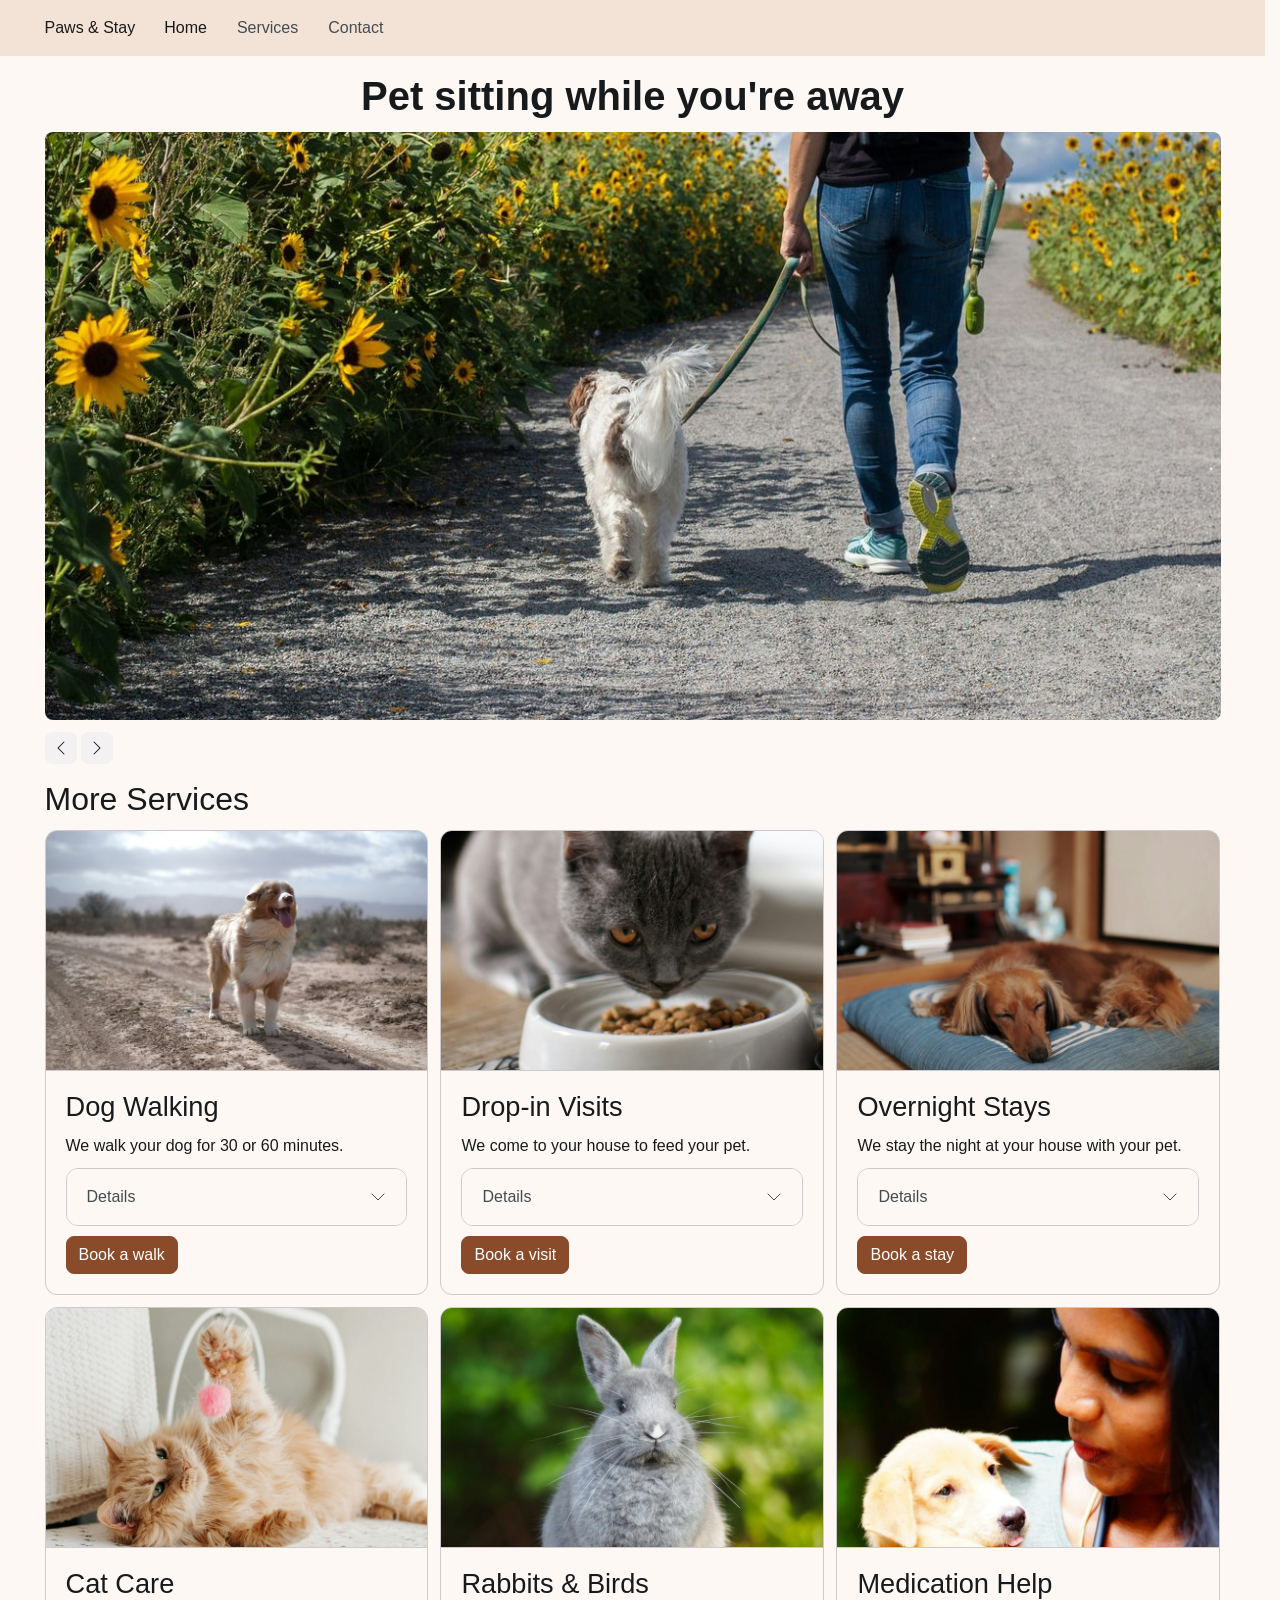
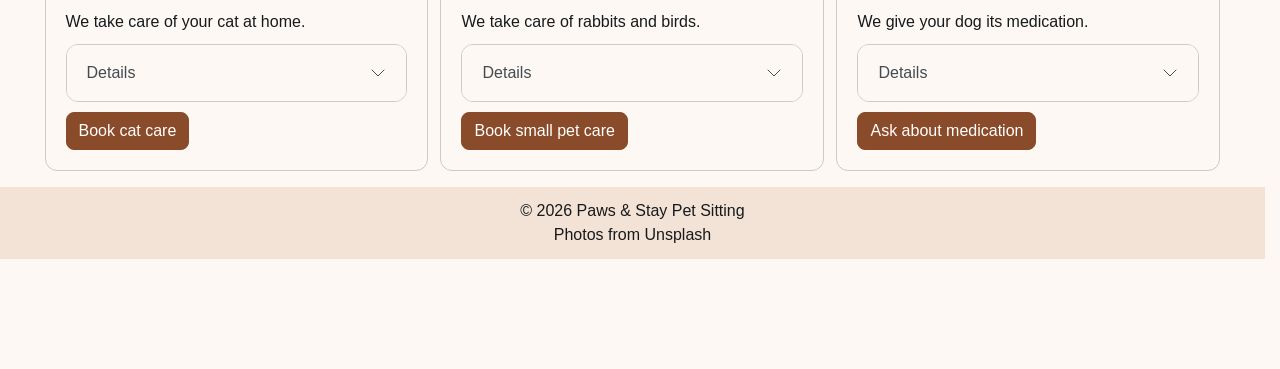
<file: index.html>
<!DOCTYPE html>
<html lang="en">
<head>
  <meta charset="UTF-8">
  <meta name="viewport" content="width=device-width, initial-scale=1.0">
  <title>Paws &amp; Stay Pet Sitting | Home</title>
  <link rel="stylesheet" href="css/bootstrap.min.css">
  <link rel="stylesheet" href="css/style.css">
</head>
<body>
    <nav class="navbar md:navbar-expand bg-1">
    <div class="container">
      <a class="navbar-brand" href="index.html">Paws &amp; Stay</a>
      <button class="btn-icon navbar-toggler" type="button" data-bs-toggle="drawer" data-bs-target="#navbarDrawer" aria-controls="navbarDrawer" aria-expanded="false" aria-label="Toggle navigation">
        <span class="navbar-toggler-icon" aria-hidden="true"></span>
      </button>
      <dialog class="drawer drawer-end" tabindex="-1" id="navbarDrawer" aria-labelledby="navbarDrawerLabel">
        <div class="drawer-header">
          <span class="drawer-title" id="navbarDrawerLabel">Menu</span>
          <button type="button" class="btn-close" data-bs-dismiss="drawer" aria-label="Close"></button>
        </div>
        <div class="drawer-body">
          <ul class="navbar-nav">
            <li class="nav-item">
              <a class="nav-link active" aria-current="page" href="index.html">Home</a>
            </li>
            <li class="nav-item">
              <a class="nav-link" href="#">Services</a>
            </li>
            <li class="nav-item">
              <a class="nav-link" href="contact.html">Contact</a>
            </li>
          </ul>
        </div>
      </dialog>
    </div>
  </nav>

  <main class="container my-5">

        <h1 class="text-center fw-bold mb-4">Pet sitting while you're away</h1>

    <div id="petCarousel" class="carousel slide">
      <div class="carousel-inner rounded-5">
        <div class="carousel-item active">
          <img src="images/slide1.jpg" class="d-block w-100" alt="A person walking a small white dog past sunflowers">
        </div>
        <div class="carousel-item">
          <img src="images/slide2.jpg" class="d-block w-100" alt="A tabby cat resting on a grey couch">
        </div>
        <div class="carousel-item">
          <img src="images/slide3.jpg" class="d-block w-100" alt="A smiling woman hugging a chocolate Labrador in a park">
        </div>
      </div>
      <div>
        <button class="btn-icon btn-sm" type="button" data-bs-target="#petCarousel" data-bs-slide="prev">
          <span class="carousel-icon-prev" aria-hidden="true"></span>
          <span class="visually-hidden">Previous</span>
        </button>
        <button class="btn-icon btn-sm" type="button" data-bs-target="#petCarousel" data-bs-slide="next">
          <span class="carousel-icon-next" aria-hidden="true"></span>
          <span class="visually-hidden">Next</span>
        </button>
      </div>
    </div>

      <h2 class="mt-5 mb-4">More Services</h2>

    <div class="row g-4">

            <div class="col-12 md:col-6 lg:col-4">
        <div class="card h-100">
          <img src="images/card1.jpg" class="card-img-top" alt="A happy Australian Shepherd standing on a dirt trail">
          <div class="card-body">
            <h3 class="card-title">Dog Walking</h3>
            <p class="card-text">We walk your dog for 30 or 60 minutes.</p>
            <div class="accordion">
              <details class="accordion-item">
                <summary class="accordion-header">
                  Details
                  <svg class="accordion-icon" xmlns="http://www.w3.org/2000/svg" viewBox="0 0 16 16" fill="none" stroke="currentColor" stroke-linecap="round" stroke-linejoin="round"><path d="m2 5 6 6 6-6"/></svg>
                </summary>
                <div class="accordion-body">
                  We give your dog water after and send you a photo.
                </div>
              </details>
            </div>
            <button type="button" class="btn-solid theme-primary" data-bs-toggle="dialog" data-bs-target="#dialogWalking">Book a walk</button>
          </div>
        </div>
        <dialog class="dialog" id="dialogWalking" aria-labelledby="dialogWalkingTitle">
          <div class="dialog-header">
            <h3 class="dialog-title" id="dialogWalkingTitle">Dog Walking</h3>
            <button type="button" class="btn-close" data-bs-dismiss="dialog" aria-label="Close"></button>
          </div>
          <div class="dialog-body">
            <p>$20 for a 30 minute walk.</p>
          </div>
          <div class="dialog-footer">
            <button type="button" class="btn-solid theme-secondary" data-bs-dismiss="dialog">Close</button>
          </div>
        </dialog>
      </div>

      <div class="col-12 md:col-6 lg:col-4">
        <div class="card h-100">
          <img src="images/card2.jpg" class="card-img-top" alt="A grey kitten eating from a white food bowl">
          <div class="card-body">
            <h3 class="card-title">Drop-in Visits</h3>
            <p class="card-text">We come to your house to feed your pet.</p>
            <div class="accordion">
              <details class="accordion-item">
                <summary class="accordion-header">
                  Details
                  <svg class="accordion-icon" xmlns="http://www.w3.org/2000/svg" viewBox="0 0 16 16" fill="none" stroke="currentColor" stroke-linecap="round" stroke-linejoin="round"><path d="m2 5 6 6 6-6"/></svg>
                </summary>
                <div class="accordion-body">
                  Each visit is 30 minutes.
                </div>
              </details>
            </div>
            <button type="button" class="btn-solid theme-primary" data-bs-toggle="dialog" data-bs-target="#dialogDropIn">Book a visit</button>
          </div>
        </div>
        <dialog class="dialog" id="dialogDropIn" aria-labelledby="dialogDropInTitle">
          <div class="dialog-header">
            <h3 class="dialog-title" id="dialogDropInTitle">Drop-in Visits</h3>
            <button type="button" class="btn-close" data-bs-dismiss="dialog" aria-label="Close"></button>
          </div>
          <div class="dialog-body">
            <p>$25 per visit.</p>
          </div>
          <div class="dialog-footer">
            <button type="button" class="btn-solid theme-secondary" data-bs-dismiss="dialog">Close</button>
          </div>
        </dialog>
      </div>

      <div class="col-12 md:col-6 lg:col-4">
        <div class="card h-100">
          <img src="images/card3.jpg" class="card-img-top" alt="A long-haired dachshund asleep on a blue cushion">
          <div class="card-body">
            <h3 class="card-title">Overnight Stays</h3>
            <p class="card-text">We stay the night at your house with your pet.</p>
            <div class="accordion">
              <details class="accordion-item">
                <summary class="accordion-header">
                  Details
                  <svg class="accordion-icon" xmlns="http://www.w3.org/2000/svg" viewBox="0 0 16 16" fill="none" stroke="currentColor" stroke-linecap="round" stroke-linejoin="round"><path d="m2 5 6 6 6-6"/></svg>
                </summary>
                <div class="accordion-body">
                  From 7 pm to 8 am.
                </div>
              </details>
            </div>
            <button type="button" class="btn-solid theme-primary" data-bs-toggle="dialog" data-bs-target="#dialogOvernight">Book a stay</button>
          </div>
        </div>
        <dialog class="dialog" id="dialogOvernight" aria-labelledby="dialogOvernightTitle">
          <div class="dialog-header">
            <h3 class="dialog-title" id="dialogOvernightTitle">Overnight Stays</h3>
            <button type="button" class="btn-close" data-bs-dismiss="dialog" aria-label="Close"></button>
          </div>
          <div class="dialog-body">
            <p>$70 per night.</p>
          </div>
          <div class="dialog-footer">
            <button type="button" class="btn-solid theme-secondary" data-bs-dismiss="dialog">Close</button>
          </div>
        </dialog>
      </div>

      <div class="col-12 md:col-6 lg:col-4">
        <div class="card h-100">
          <img src="images/card4.jpg" class="card-img-top" alt="An orange cat playing with a pink pom-pom toy">
          <div class="card-body">
            <h3 class="card-title">Cat Care</h3>
            <p class="card-text">We take care of your cat at home.</p>
            <div class="accordion">
              <details class="accordion-item">
                <summary class="accordion-header">
                  Details
                  <svg class="accordion-icon" xmlns="http://www.w3.org/2000/svg" viewBox="0 0 16 16" fill="none" stroke="currentColor" stroke-linecap="round" stroke-linejoin="round"><path d="m2 5 6 6 6-6"/></svg>
                </summary>
                <div class="accordion-body">
                  We feed your cat and clean the litter box.
                </div>
              </details>
            </div>
            <button type="button" class="btn-solid theme-primary" data-bs-toggle="dialog" data-bs-target="#dialogCat">Book cat care</button>
          </div>
        </div>
        <dialog class="dialog" id="dialogCat" aria-labelledby="dialogCatTitle">
          <div class="dialog-header">
            <h3 class="dialog-title" id="dialogCatTitle">Cat Care</h3>
            <button type="button" class="btn-close" data-bs-dismiss="dialog" aria-label="Close"></button>
          </div>
          <div class="dialog-body">
            <p>$22 per visit.</p>
          </div>
          <div class="dialog-footer">
            <button type="button" class="btn-solid theme-secondary" data-bs-dismiss="dialog">Close</button>
          </div>
        </dialog>
      </div>

      <div class="col-12 md:col-6 lg:col-4">
        <div class="card h-100">
          <img src="images/card5.jpg" class="card-img-top" alt="A grey rabbit sitting on a log outdoors">
          <div class="card-body">
            <h3 class="card-title">Rabbits &amp; Birds</h3>
            <p class="card-text">We take care of rabbits and birds.</p>
            <div class="accordion">
              <details class="accordion-item">
                <summary class="accordion-header">
                  Details
                  <svg class="accordion-icon" xmlns="http://www.w3.org/2000/svg" viewBox="0 0 16 16" fill="none" stroke="currentColor" stroke-linecap="round" stroke-linejoin="round"><path d="m2 5 6 6 6-6"/></svg>
                </summary>
                <div class="accordion-body">
                  We give them food and water and clean the cage.
                </div>
              </details>
            </div>
            <button type="button" class="btn-solid theme-primary" data-bs-toggle="dialog" data-bs-target="#dialogSmallPets">Book small pet care</button>
          </div>
        </div>
        <dialog class="dialog" id="dialogSmallPets" aria-labelledby="dialogSmallPetsTitle">
          <div class="dialog-header">
            <h3 class="dialog-title" id="dialogSmallPetsTitle">Rabbits &amp; Birds</h3>
            <button type="button" class="btn-close" data-bs-dismiss="dialog" aria-label="Close"></button>
          </div>
          <div class="dialog-body">
            <p>$20 per visit.</p>
          </div>
          <div class="dialog-footer">
            <button type="button" class="btn-solid theme-secondary" data-bs-dismiss="dialog">Close</button>
          </div>
        </dialog>
      </div>

      <div class="col-12 md:col-6 lg:col-4">
        <div class="card h-100">
          <img src="images/card6.jpg" class="card-img-top" alt="A woman gently holding a young puppy">
          <div class="card-body">
            <h3 class="card-title">Medication Help</h3>
            <p class="card-text">We give your dog its medication.</p>
            <div class="accordion">
              <details class="accordion-item">
                <summary class="accordion-header">
                  Details
                  <svg class="accordion-icon" xmlns="http://www.w3.org/2000/svg" viewBox="0 0 16 16" fill="none" stroke="currentColor" stroke-linecap="round" stroke-linejoin="round"><path d="m2 5 6 6 6-6"/></svg>
                </summary>
                <div class="accordion-body">
                  Just tell us what to give and when.
                </div>
              </details>
            </div>
            <button type="button" class="btn-solid theme-primary" data-bs-toggle="dialog" data-bs-target="#dialogMedication">Ask about medication</button>
          </div>
        </div>
        <dialog class="dialog" id="dialogMedication" aria-labelledby="dialogMedicationTitle">
          <div class="dialog-header">
            <h3 class="dialog-title" id="dialogMedicationTitle">Medication Help</h3>
            <button type="button" class="btn-close" data-bs-dismiss="dialog" aria-label="Close"></button>
          </div>
          <div class="dialog-body">
            <p>$5 extra on any visit.</p>
          </div>
          <div class="dialog-footer">
            <button type="button" class="btn-solid theme-secondary" data-bs-dismiss="dialog">Close</button>
          </div>
        </dialog>
      </div>

    </div>
    

  </main>

  <footer class="bg-1 py-4 text-center">
    <p class="mb-0">&copy; 2026 Paws &amp; Stay Pet Sitting</p>
    <p class="mb-0">Photos from Unsplash</p>
  </footer>

  <script src="js/bootstrap.bundle.min.js" type="module"></script>
</body>
</html>
</file>
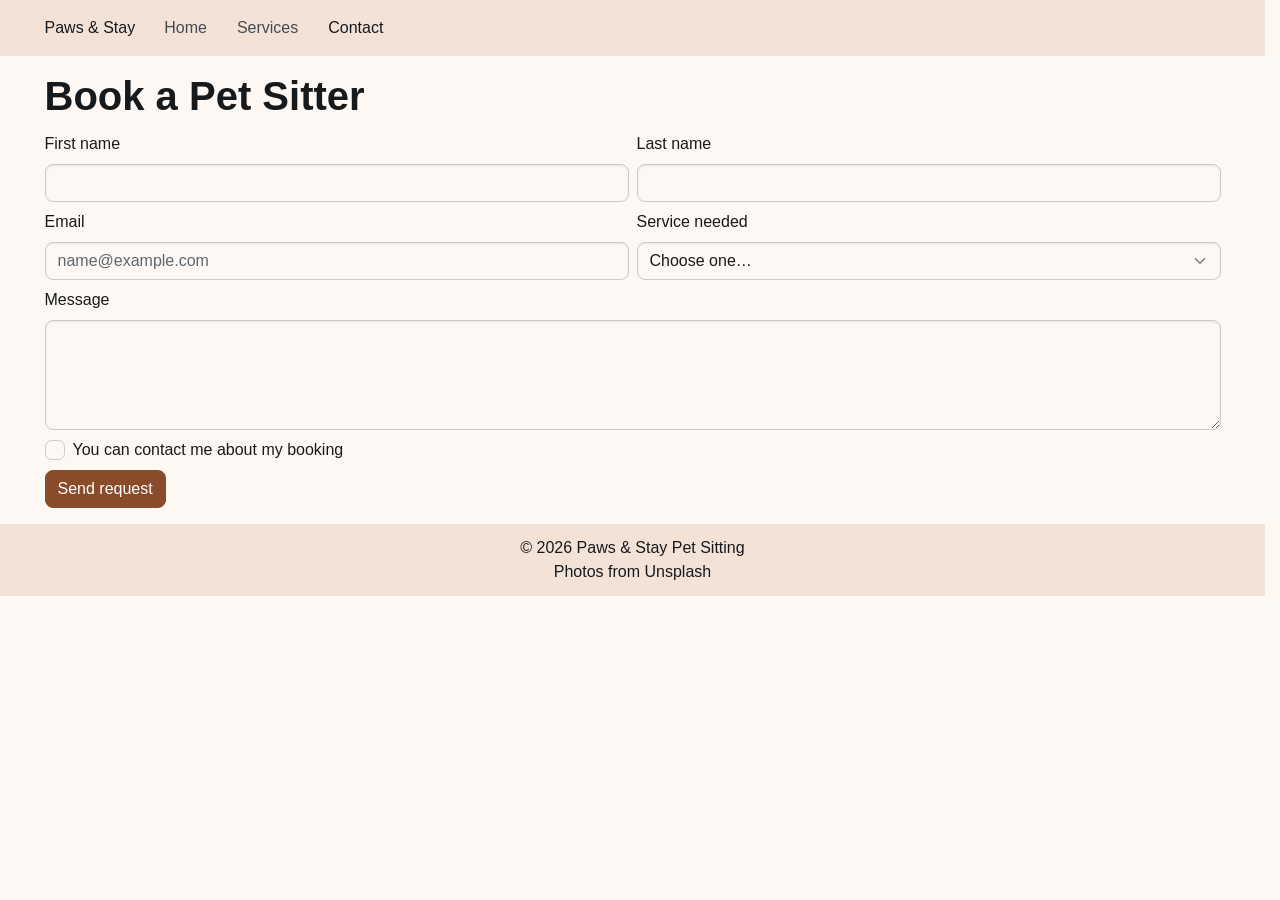
<file: contact.html>
<!DOCTYPE html>
<html lang="en">
<head>
  <meta charset="UTF-8">
  <meta name="viewport" content="width=device-width, initial-scale=1.0">
  <title>Paws &amp; Stay Pet Sitting | Contact</title>
  <link rel="stylesheet" href="css/bootstrap.min.css">
  <link rel="stylesheet" href="css/style.css">
</head>
<body>

  <nav class="navbar md:navbar-expand bg-1">
    <div class="container">
      <a class="navbar-brand" href="index.html">Paws &amp; Stay</a>
      <button class="btn-icon navbar-toggler" type="button" data-bs-toggle="drawer" data-bs-target="#navbarDrawer" aria-controls="navbarDrawer" aria-expanded="false" aria-label="Toggle navigation">
        <span class="navbar-toggler-icon" aria-hidden="true"></span>
      </button>
      <dialog class="drawer drawer-end" tabindex="-1" id="navbarDrawer" aria-labelledby="navbarDrawerLabel">
        <div class="drawer-header">
          <span class="drawer-title" id="navbarDrawerLabel">Menu</span>
          <button type="button" class="btn-close" data-bs-dismiss="drawer" aria-label="Close"></button>
        </div>
        <div class="drawer-body">
          <ul class="navbar-nav">
            <li class="nav-item">
              <a class="nav-link" href="index.html">Home</a>
            </li>
            <li class="nav-item">
              <a class="nav-link" href="#">Services</a>
            </li>
            <li class="nav-item">
              <a class="nav-link active" aria-current="page" href="contact.html">Contact</a>
            </li>
          </ul>
        </div>
      </dialog>
    </div>
  </nav>

  <main class="container my-5">

    <h1 class="fw-bold mb-4">Book a Pet Sitter</h1>

    <form class="row g-3">

      <div class="col-12 md:col-6 form-field">
        <label for="firstName" class="form-label">First name</label>
        <input type="text" class="form-control" id="firstName">
      </div>

      <div class="col-12 md:col-6 form-field">
        <label for="lastName" class="form-label">Last name</label>
        <input type="text" class="form-control" id="lastName">
      </div>

      <div class="col-12 md:col-6 form-field">
        <label for="email" class="form-label">Email</label>
        <input type="email" class="form-control" id="email" placeholder="name@example.com">
      </div>

      <div class="col-12 md:col-6 form-field">
        <label for="service" class="form-label">Service needed</label>
        <select class="form-control" id="service">
          <option selected>Choose one…</option>
          <option value="walking">Dog walking</option>
          <option value="dropin">Drop-in visits</option>
          <option value="overnight">Overnight stays</option>
          <option value="smallpets">Rabbits &amp; birds</option>
        </select>
      </div>

      <div class="col-12 form-field">
        <label for="message" class="form-label">Message</label>
        <textarea class="form-control" id="message" rows="4"></textarea>
      </div>

      <div class="col-12 form-field">
        <input type="checkbox" id="consent" class="check">
        <label for="consent">You can contact me about my booking</label>
      </div>

      <div class="col-12">
        <button type="submit" class="btn-solid theme-primary">Send request</button>
      </div>

    </form>
  </main>

  <footer class="bg-1 py-4 text-center">
    <p class="mb-0">&copy; 2026 Paws &amp; Stay Pet Sitting</p>
    <p class="mb-0">Photos from Unsplash</p>
  </footer>

  <script src="js/bootstrap.bundle.min.js" type="module"></script>
</body>
</html>
</file>
<file: css/style.css>
/* Theme: change Bootstrap's primary colour to warm brown */
:root {
  --bs-primary-base: #8a4b2a;
  --bs-primary-bg: #8a4b2a;
  --bs-primary-fg: #7a3f20;
  --bs-primary-bg-subtle: #f7ebe3;
  --bs-primary-border: #d9b49c;
  --bs-primary-focus-ring: #e2c2ad;
  --bs-primary-contrast: #ffffff;

  /* Light, warm backgrounds (page, navbar and footer) */
  color-scheme: light;
  --bs-bg-body: #fdf8f3;
  --bs-bg-1: #f3e3d6;
}

/* Solid primary button */
.btn-solid.theme-primary {
  --bs-btn-bg: #8a4b2a;
  --bs-btn-border-color: #8a4b2a;
  --bs-btn-color: #ffffff;
}
</file>
